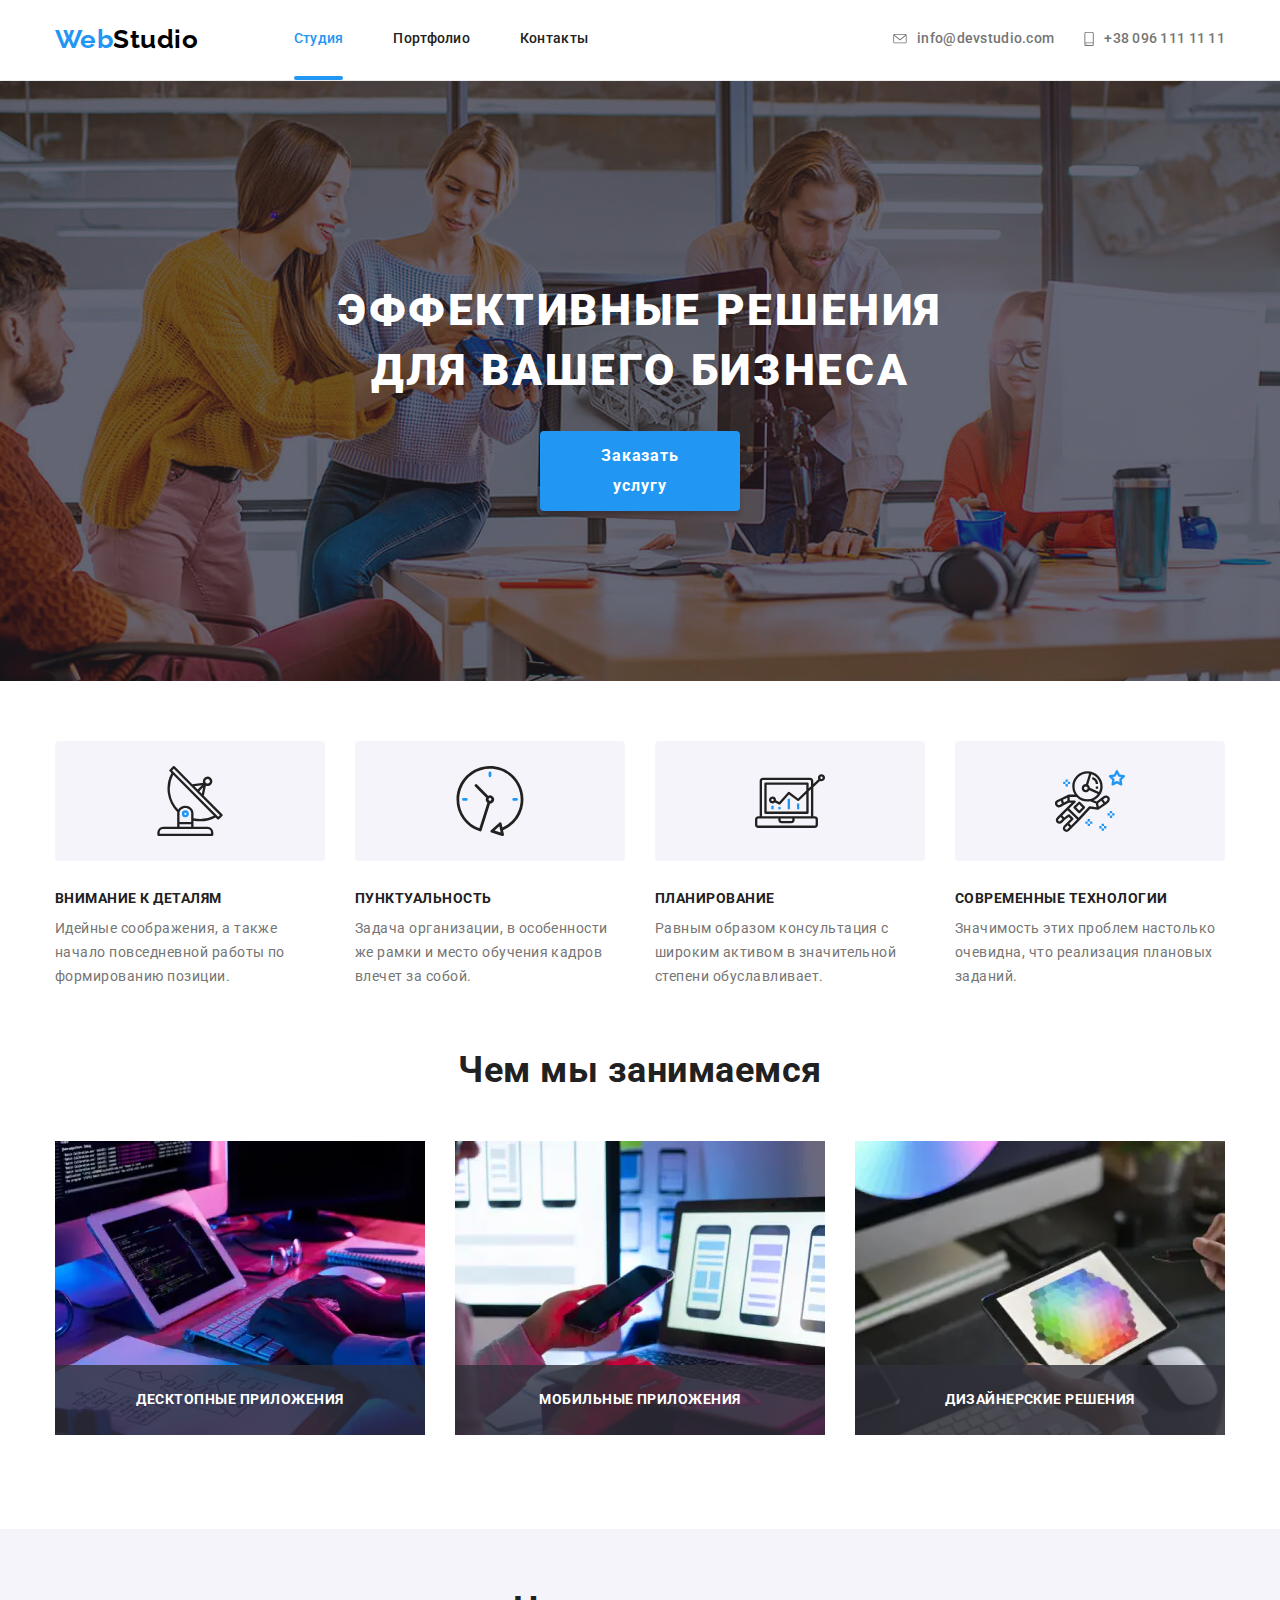
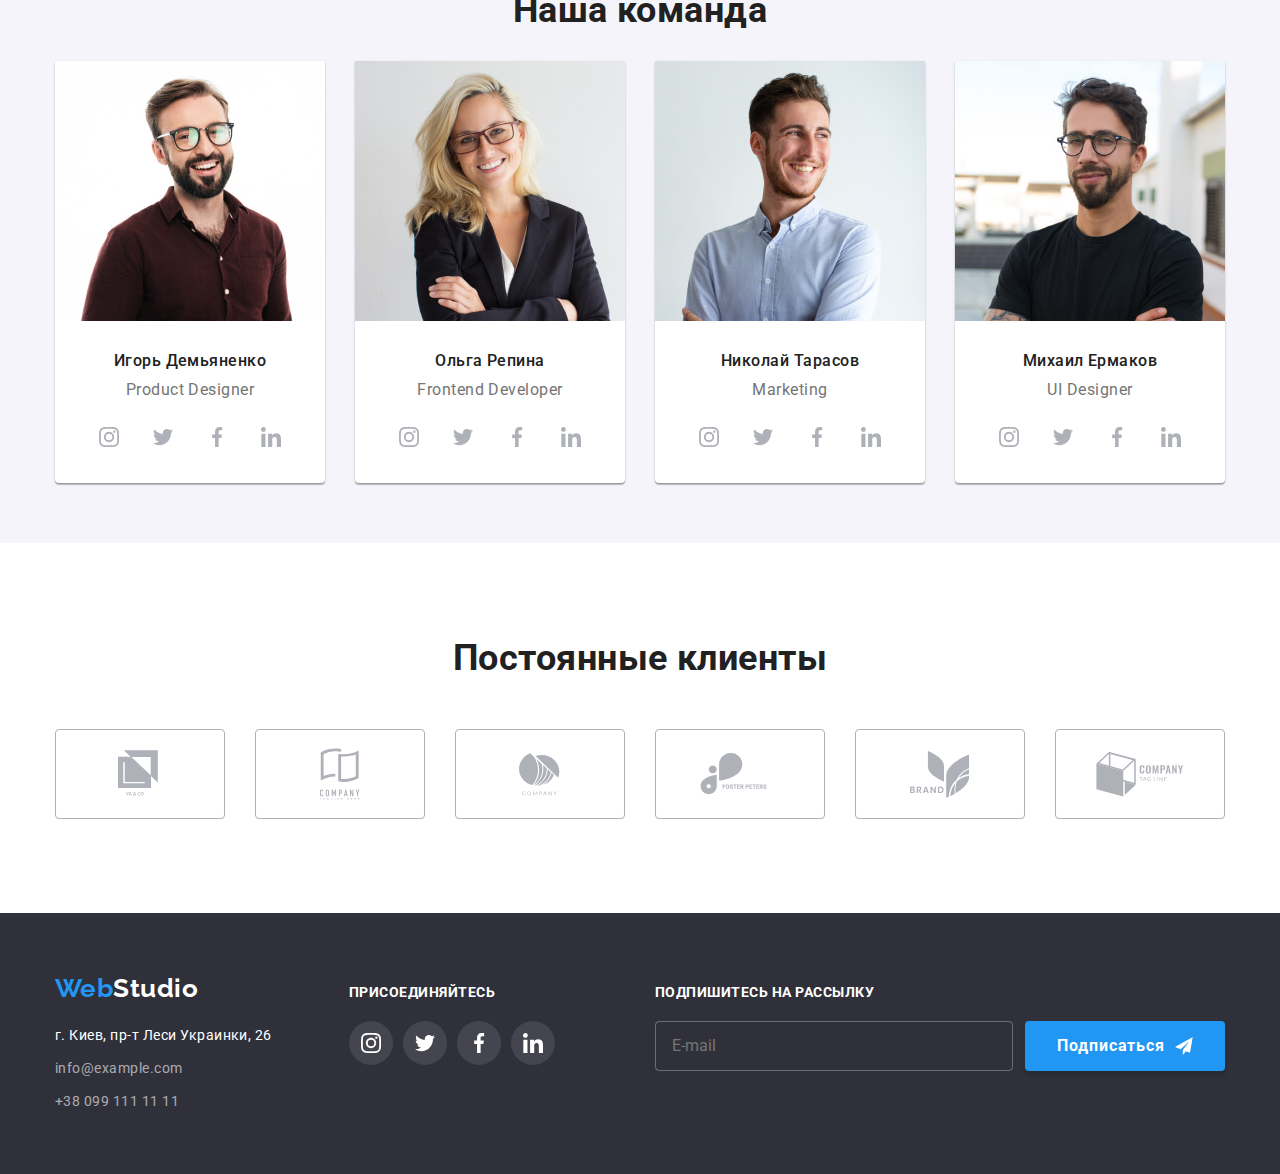
<file: index.html>
<!DOCTYPE html>
<html lang="ru">
  <head>
    <meta charset="UTF-8" />
    <meta name="viewport" content="width=device-width, initial-scale=1.0" />
    <title>Web Studio</title>
    <link
      href="https://fonts.googleapis.com/css2?family=Raleway:wght@700&family=Roboto:wght@400;500;700;900&display=swap"
      rel="stylesheet"
    />
    <link rel="stylesheet" href="./css/main.min.css" />
  </head>
  <body>
    <header class="header">
      <div class="container">
        <a class="logo link" href="./index.html" aria-label="Логотип">
          <span class="logo-web">Web</span>Studio
        </a>
        <button type="button" class="menu-btn" aria-expanded="false" aria-controls="menu-wrapper" data-menu-button>
          <svg width="40" height="40" aria-label="Переключатель мобильного меню">
            <use class="icon-close" href="./images/sprite.svg#icon-close"></use>
            <use class="icon-menu" href="./images/sprite.svg#icon-menu"></use>
          </svg>
        </button>
        <div class="menu-wrapper" id="menu-wrapper" data-menu>
          <nav class="navigation">
            <ul class="site-nav list">
              <li class="item">
                <a class="link current" href="./index.html">Студия</a>
              </li>
              <li class="item">
                <a class="link" href="./portfolio.html">Портфолио</a>
              </li>
              <li class="item">
                <a class="link" href="#contacts">Контакты</a>
              </li>
            </ul>
          </nav>
          <address class="address">
            <ul class="address-nav list">
              <li class="item">
                <a class="link" href="mailto:info@devstudio.com">
                  <svg class="address-nav-icon" width="14" height="10">
                    <use href="./images/sprite.svg#envelope"></use>
                  </svg>
                  info@devstudio.com
                </a>
              </li>
              <li class="item">
                <a class="link" href="tel:+380961111111">
                  <svg class="address-nav-icon" width="10" height="14">
                    <use href="./images/sprite.svg#smartphone"></use>
                  </svg>
                  +38 096 111 11 11
                </a>
              </li>
            </ul>
          </address>
        </div>
      </div>
    </header>
    
    
    <main>
      
      <!-- HERO секция -->
      
      <section class="hero">
        <h1 class="hero-title">Эффективные решения для вашего бизнеса</h1>
        <button class="button" type="button" data-modal-open>
          Заказать услугу
        </button>
      </section>

      <!-- Modal Window -->

      <div class="backdrop is-hidden" data-modal>
        <div class="modal">
          <button class="close-button" type="button" data-modal-close>
            <svg class="close-btn" width="30" height="30">
              <use href="./images/sprite.svg#close-btn"></use>
            </svg>
          </button>
          <h2 class="modal-title">Оставьте свои данные, мы вам перезвоним</h2>
          <form action="" class="modal-form">
            <div class="form-field">
              <input
                class="form-input"
                type="text"
                name="user-name"
                id="name"
                placeholder=" "
                required
              />
              <svg class="input-icon" width="18" height="18">
                <use href="./images/sprite.svg#person"></use>
              </svg>
              <label class="form-label" for="name">Имя</label>
            </div>
            <div class="form-field">
              <input
                class="form-input"
                type="tel"
                name="user-telephone"
                id="tel"
                placeholder=" "
                required
              />
              <svg class="input-icon" width="18" height="18">
                <use href="./images/sprite.svg#phone"></use>
              </svg>
              <label class="form-label" for="tel">Телефон</label>
            </div>
            <div class="form-field">
              <input
                class="form-input"
                type="email"
                name="user-email"
                id="email"
                placeholder=" "
                required
              />
              <svg class="input-icon" width="18" height="18">
                <use href="./images/sprite.svg#email"></use>
              </svg>
              <label class="form-label" for="email">Почта</label>
            </div>
            <div class="textarea-field">
              <textarea
                class="form-textarea"
                name="comment"
                id="comment"
                placeholder=" "
              ></textarea>
              <label class="textarea-label" for="comment">Комментарии</label>
            </div>
            <div class="policy-field">
              <label for="policy" class="policy">
                <input
                  class="checkbox"
                  type="checkbox"
                  id="policy"
                  value="accept"
                  required
                />
                <span class="check-icon"></span>
                Соглашаюсь с рассылкой и принимаю
                <a class="policy-link" href="">Условия договора</a>
              </label>
            </div>
            <button class="button" type="submit">Отправить</button>
          </form>
        </div>
      </div>

      <!-- секция О нас -->
      <section class="about-us">
        <div class="container">
          <h2 class="visually-hidden">О нас</h2>
          <ul class="about-us-list list">
            <li class="item">
              <div class="about-us-img">
                <svg class="about-us-svg">
                  <use href="./images/sprite.svg#antenna"></use>
                </svg>
              </div>
              <h3 class="subtitle">Внимание к деталям</h3>
              <p class="description">
                Идейные соображения, а также начало повседневной работы по
                формированию позиции.
              </p>
            </li>
            <li class="item">
              <div class="about-us-img">
                <svg class="about-us-svg">
                  <use href="./images/sprite.svg#clock"></use>
                </svg>
              </div>
              <h3 class="subtitle">Пунктуальность</h3>
              <p class="description">
                Задача организации, в особенности же рамки и место обучения
                кадров влечет за собой.
              </p>
            </li>
            <li class="item">
              <div class="about-us-img">
                <svg class="about-us-svg">
                  <use href="./images/sprite.svg#diagram"></use>
                </svg>
              </div>
              <h3 class="subtitle">Планирование</h3>
              <p class="description">
                Равным образом консультация с широким активом в значительной
                степени обуславливает.
              </p>
            </li>
            <li class="item">
              <div class="about-us-img">
                <svg class="about-us-svg">
                  <use href="./images/sprite.svg#astronaut"></use>
                </svg>
              </div>
              <h3 class="subtitle">Современные технологии</h3>
              <p class="description">
                Значимость этих проблем настолько очевидна, что реализация
                плановых заданий.
              </p>
            </li>
          </ul>
        </div>
      </section>




      <!-- секция Чем мы занимаемся -->
      
      <section class="what-we-do">
        <div class="container">
          <h2 class="title">Чем мы занимаемся</h2>
          <ul class="what-we-do-list list">
            <li class="item">
              <picture>
                <source srcset="./images/main/desktop-img.webp 1x, ./images/main/desktop-img@2x.webp 2x" type="image/webp">
                <source srcset="./images/main/desktop-img.jpg 1x, ./images/main/desktop-img@2x.jpg 2x" type="image/jpg">
                <img src="./images/main/desktop-img.jpg" alt="изображение компьютера">
              </picture>
              <p class="description">Десктопные приложения</p>
            </li>
            <li class="item">
              <picture>
                <source srcset="./images/main/smartphone-img.webp 1x, ./images/main/smartphone-img@2x.webp 2x" type="image/webp">
                <source srcset="./images/main/smartphone-img.jpg 1x, ./images/main/smartphone-img@2x.jpg 2x" type="image/jpg">
                <img src="./images/main/smartphone-img.jpg" alt="изображение смартфона">
              </picture>
              <p class="description">Мобильные приложения</p>
            </li>
            <li class="item">
              <picture>
                <source srcset="./images/main/tablet-img.webp 1x, ./images/main/tablet-img@2x.webp 2x" type="image/webp">
                <source srcset="./images/main/tablet-img.jpg 1x, ./images/main/tablet-img@2x.jpg 2x" type="image/jpg">
                <img src="./images/main/tablet-img.jpg" alt="изображение компьютера">
              </picture>
              <p class="description">Дизайнерские решения</p>
            </li>
          </ul>
        </div>
      </section>



      <!-- секция Наша команда -->


      <section class="team">
        <div class="container">
          <h2 class="title">Наша команда</h2>
          <ul class="team-list list">
            <li class="item">
              <picture>
                  <source srcset="./images/team/IhorDem-mob.jpg 1x, ./images/team/IhorDem-mob@2x.jpg 2x" media="(max-width: 767px)">
                  <source srcset="./images/team/IhorDem-desk.jpg 1x, ./images/team/IhorDem-desk@2x.jpg 2x" media="(min-width: 1200px)">
                  <source srcset="./images/team/IhorDem-tab.jpg 1x, ./images/team/IhorDem-tab@2x.jpg 2x" media="(min-width: 768px)">
              
                  <img class="team-photo" src="./images/team/IhorDem-mob.jpg" alt="Фото Игоря Демьяненко">
              </picture>
              <h3 class="subtitle">Игорь Демьяненко</h3>
              <p class="description" lang="en">Product Designer</p>
              <ul class="social-links-list list">
                <li class="social-links-list-item">
                  <a
                    class="social-links-link"
                    href=""
                    aria-label="иконка инстаграма"
                  >
                    <svg class="social-links-icon">
                      <use href="./images/sprite.svg#instagram"></use>
                    </svg>
                  </a>
                </li>
                <li class="social-links-list-item">
                  <a
                    class="social-links-link"
                    href=""
                    aria-label="иконка твиттера"
                  >
                    <svg class="social-links-icon">
                      <use href="./images/sprite.svg#twitter"></use>
                    </svg>
                  </a>
                </li>
                <li class="social-links-list-item">
                  <a
                    class="social-links-link"
                    href=""
                    aria-label="иконка фейсбука"
                  >
                    <svg class="social-links-icon">
                      <use href="./images/sprite.svg#facebook"></use>
                    </svg>
                  </a>
                </li>
                <li class="social-links-list-item">
                  <a
                    class="social-links-link"
                    href=""
                    aria-label="иконка линкедина"
                  >
                    <svg class="social-links-icon">
                      <use href="./images/sprite.svg#linkedin"></use>
                    </svg>
                  </a>
                </li>
              </ul>
            </li>
            <li class="item">
              <picture>
                <source srcset="./images/team/OlRep-mob.jpg 1x, ./images/team/OlRep-mob@2x.jpg 2x" media="(max-width: 767px)">
                <source srcset="./images/team/OlRep-desk.jpg 1x, ./images/team/OlRep-desk@2x.jpg 2x" media="(min-width: 1200px)">
                <source srcset="./images/team/OlRep-tab.jpg 1x, ./images/team/OlRep-tab@2x.jpg 2x" media="(min-width: 768px)">
            
                <img class="team-photo" src="./images/team/OlRep-mob.jpg" alt="Фото Ольги Репиной">
              </picture>
              <h3 class="subtitle">Ольга Репина</h3>
              <p class="description" lang="en">Frontend Developer</p>
              <ul class="social-links-list list">
                <li class="social-links-list-item">
                  <a
                    class="social-links-link"
                    href=""
                    aria-label="иконка инстаграма"
                  >
                    <svg class="social-links-icon">
                      <use href="./images/sprite.svg#instagram"></use>
                    </svg>
                  </a>
                </li>
                <li class="social-links-list-item">
                  <a
                    class="social-links-link"
                    href=""
                    aria-label="иконка твиттера"
                  >
                    <svg class="social-links-icon">
                      <use href="./images/sprite.svg#twitter"></use>
                    </svg>
                  </a>
                </li>
                <li class="social-links-list-item">
                  <a
                    class="social-links-link"
                    href=""
                    aria-label="иконка фейсбука"
                  >
                    <svg class="social-links-icon">
                      <use href="./images/sprite.svg#facebook"></use>
                    </svg>
                  </a>
                </li>
                <li class="social-links-list-item">
                  <a
                    class="social-links-link"
                    href=""
                    aria-label="иконка линкедина"
                  >
                    <svg class="social-links-icon">
                      <use href="./images/sprite.svg#linkedin"></use>
                    </svg>
                  </a>
                </li>
              </ul>
            </li>
            <li class="item">
              <picture>
                <source srcset="./images/team/NikTar-mob.jpg 1x, ./images/team/NikTar-mob@2x.jpg 2x" media="(max-width: 767px)">
                <source srcset="./images/team/NikTar-desk.jpg 1x, ./images/team/NikTar-desk@2x.jpg 2x" media="(min-width: 1200px)">
                <source srcset="./images/team/NikTar-tab.jpg 1x, ./images/team/NikTar-tab@2x.jpg 2x" media="(min-width: 768px)">
            
                <img class="team-photo" src="./images/team/NikTar-mob.jpg" alt="Фото Николая Тарасова">
              </picture>
              <h3 class="subtitle">Николай Тарасов</h3>
              <p class="description" lang="en">Marketing</p>
              <ul class="social-links-list list">
                <li class="social-links-list-item">
                  <a
                    class="social-links-link"
                    href=""
                    aria-label="иконка инстаграма"
                  >
                    <svg class="social-links-icon">
                      <use href="./images/sprite.svg#instagram"></use>
                    </svg>
                  </a>
                </li>
                <li class="social-links-list-item">
                  <a
                    class="social-links-link"
                    href=""
                    aria-label="иконка твиттера"
                  >
                    <svg class="social-links-icon">
                      <use href="./images/sprite.svg#twitter"></use>
                    </svg>
                  </a>
                </li>
                <li class="social-links-list-item">
                  <a
                    class="social-links-link"
                    href=""
                    aria-label="иконка фейсбука"
                  >
                    <svg class="social-links-icon">
                      <use href="./images/sprite.svg#facebook"></use>
                    </svg>
                  </a>
                </li>
                <li class="social-links-list-item">
                  <a
                    class="social-links-link"
                    href=""
                    aria-label="иконка линкедина"
                  >
                    <svg class="social-links-icon">
                      <use href="./images/sprite.svg#linkedin"></use>
                    </svg>
                  </a>
                </li>
              </ul>
            </li>
            <li class="item">
              <picture>
                <source srcset="./images/team/MihEr-mob.jpg 1x, ./images/team/MihEr-mob@2x.jpg 2x" media="(max-width: 767px)">
                <source srcset="./images/team/MihEr-desk.jpg 1x, ./images/team/MihEr-desk@2x.jpg 2x" media="(min-width: 1200px)">
                <source srcset="./images/team/MihEr-tab.jpg 1x, ./images/team/MihEr-tab@2x.jpg 2x" media="(min-width: 768px)">
            
                <img class="team-photo" src="./images/team/MihEr-mob.jpg" alt="Фото Михаила Ермакова">
              </picture>
              <h3 class="subtitle">Михаил Ермаков</h3>
              <p class="description" lang="en">UI Designer</p>
              <ul class="social-links-list list">
                <li class="social-links-list-item">
                  <a
                    class="social-links-link"
                    href=""
                    aria-label="иконка инстаграма"
                  >
                    <svg class="social-links-icon">
                      <use href="./images/sprite.svg#instagram"></use>
                    </svg>
                  </a>
                </li>
                <li class="social-links-list-item">
                  <a
                    class="social-links-link"
                    href=""
                    aria-label="иконка твиттера"
                  >
                    <svg class="social-links-icon">
                      <use href="./images/sprite.svg#twitter"></use>
                    </svg>
                  </a>
                </li>
                <li class="social-links-list-item">
                  <a
                    class="social-links-link"
                    href=""
                    aria-label="иконка фейсбука"
                  >
                    <svg class="social-links-icon">
                      <use href="./images/sprite.svg#facebook"></use>
                    </svg>
                  </a>
                </li>
                <li class="social-links-list-item">
                  <a
                    class="social-links-link"
                    href=""
                    aria-label="иконка линкедина"
                  >
                    <svg class="social-links-icon">
                      <use href="./images/sprite.svg#linkedin"></use>
                    </svg>
                  </a>
                </li>
              </ul>
            </li>
          </ul>
        </div>
      </section>



      <!-- секция Постоянные клиенты -->
      
           
      <section class="clients">
        <div class="container">
          <h2 class="title">Постоянные клиенты</h2>
          <ul class="clients-list list">
            <li class="item">
              <a class="link" href="" aria-label="логотип клиента">
                <svg width="44" height="49">
                  <use href="./images/sprite.svg#logo1"></use>
                </svg>
              </a>
            </li>
            <li class="item">
              <a class="link" href="" aria-label="логотип клиента">
                <svg width="40" height="52">
                  <use href="./images/sprite.svg#logo2"></use>
                </svg>
              </a>
            </li>
            <li class="item">
              <a class="link" href="" aria-label="логотип клиента">
                <svg width="41" height="43">
                  <use href="./images/sprite.svg#logo3"></use>
                </svg>
              </a>
            </li>
            <li class="item">
              <a class="link" href="" aria-label="логотип клиента">
                <svg width="80" height="42">
                  <use href="./images/sprite.svg#logo4"></use>
                </svg>
              </a>
            </li>
            <li class="item">
              <a class="link" href="" aria-label="логотип клиента">
                <svg width="59" height="47">
                  <use href="./images/sprite.svg#logo5"></use>
                </svg>
              </a>
            </li>
            <li class="item">
              <a class="link" href="" aria-label="логотип клиента">
                <svg width="88" height="45">
                  <use href="./images/sprite.svg#logo6"></use>
                </svg>
              </a>
            </li>
          </ul>
        </div>
      </section>
    </main> 

    <footer class="footer">
      <div class="container">
        <div class="footer-nav">
          <a class="logo link" href="./index.html" aria-label="Логотип">
            <span class="logo-web">Web</span>Studio
          </a>
          <address class="footer-address" id="contacts">
            <ul class="list">
              <li class="item">
                <a
                  class="address link"
                  href="https://goo.gl/maps/eGHptjtnP1GtuNhV8"
                  >г. Киев, пр-т Леси Украинки, 26</a
                >
              </li>
              <li class="item">
                <a class="address-nav link" href="mailto:info@example.com"
                  >info@example.com</a
                >
              </li>
              <li class="item">
                <a class="address-nav link" href="tel:+380991111111"
                  >+38 099 111 11 11</a
                >
              </li>
            </ul>
          </address>
        </div>
        <div class="join-up">
          <b class="text">Присоединяйтесь</b>
          <ul class="join-up-list list">
            <li class="item">
              <a
                class="social-links-link"
                href=""
                aria-label="иконка инстаграма"
              >
                <svg class="social-links-icon">
                  <use href="./images/sprite.svg#instagram"></use>
                </svg>
              </a>
            </li>
            <li class="item">
              <a class="social-links-link" href="" aria-label="иконка твиттера">
                <svg class="social-links-icon">
                  <use href="./images/sprite.svg#twitter"></use>
                </svg>
              </a>
            </li>
            <li class="item">
              <a class="social-links-link" href="" aria-label="иконка фейсбука">
                <svg class="social-links-icon">
                  <use href="./images/sprite.svg#facebook"></use>
                </svg>
              </a>
            </li>
            <li class="item">
              <a
                class="social-links-link"
                href=""
                aria-label="иконка линкедина"
              >
                <svg class="social-links-icon">
                  <use href="./images/sprite.svg#linkedin"></use>
                </svg>
              </a>
            </li>
          </ul>
        </div>
        <div class="subscribe">
          <b class="text">Подпишитесь на рассылку</b>
          <form class="subscribe-form" action="#">
            <input
              class="email"
              type="email"
              name="email"
              placeholder="E-mail"
            />
            <button class="button" type="submit">
              Подписаться
              <svg class="send-icon" width="24" height="24">
                <use href="./images/sprite.svg#send-icon"></use>
              </svg>
            </button>
          </form>
        </div>
      </div>
    </footer>
    <script src="./js/menu.js"></script>
    <script src="./js/modal.js"></script>
  </body>
</html>
</file>
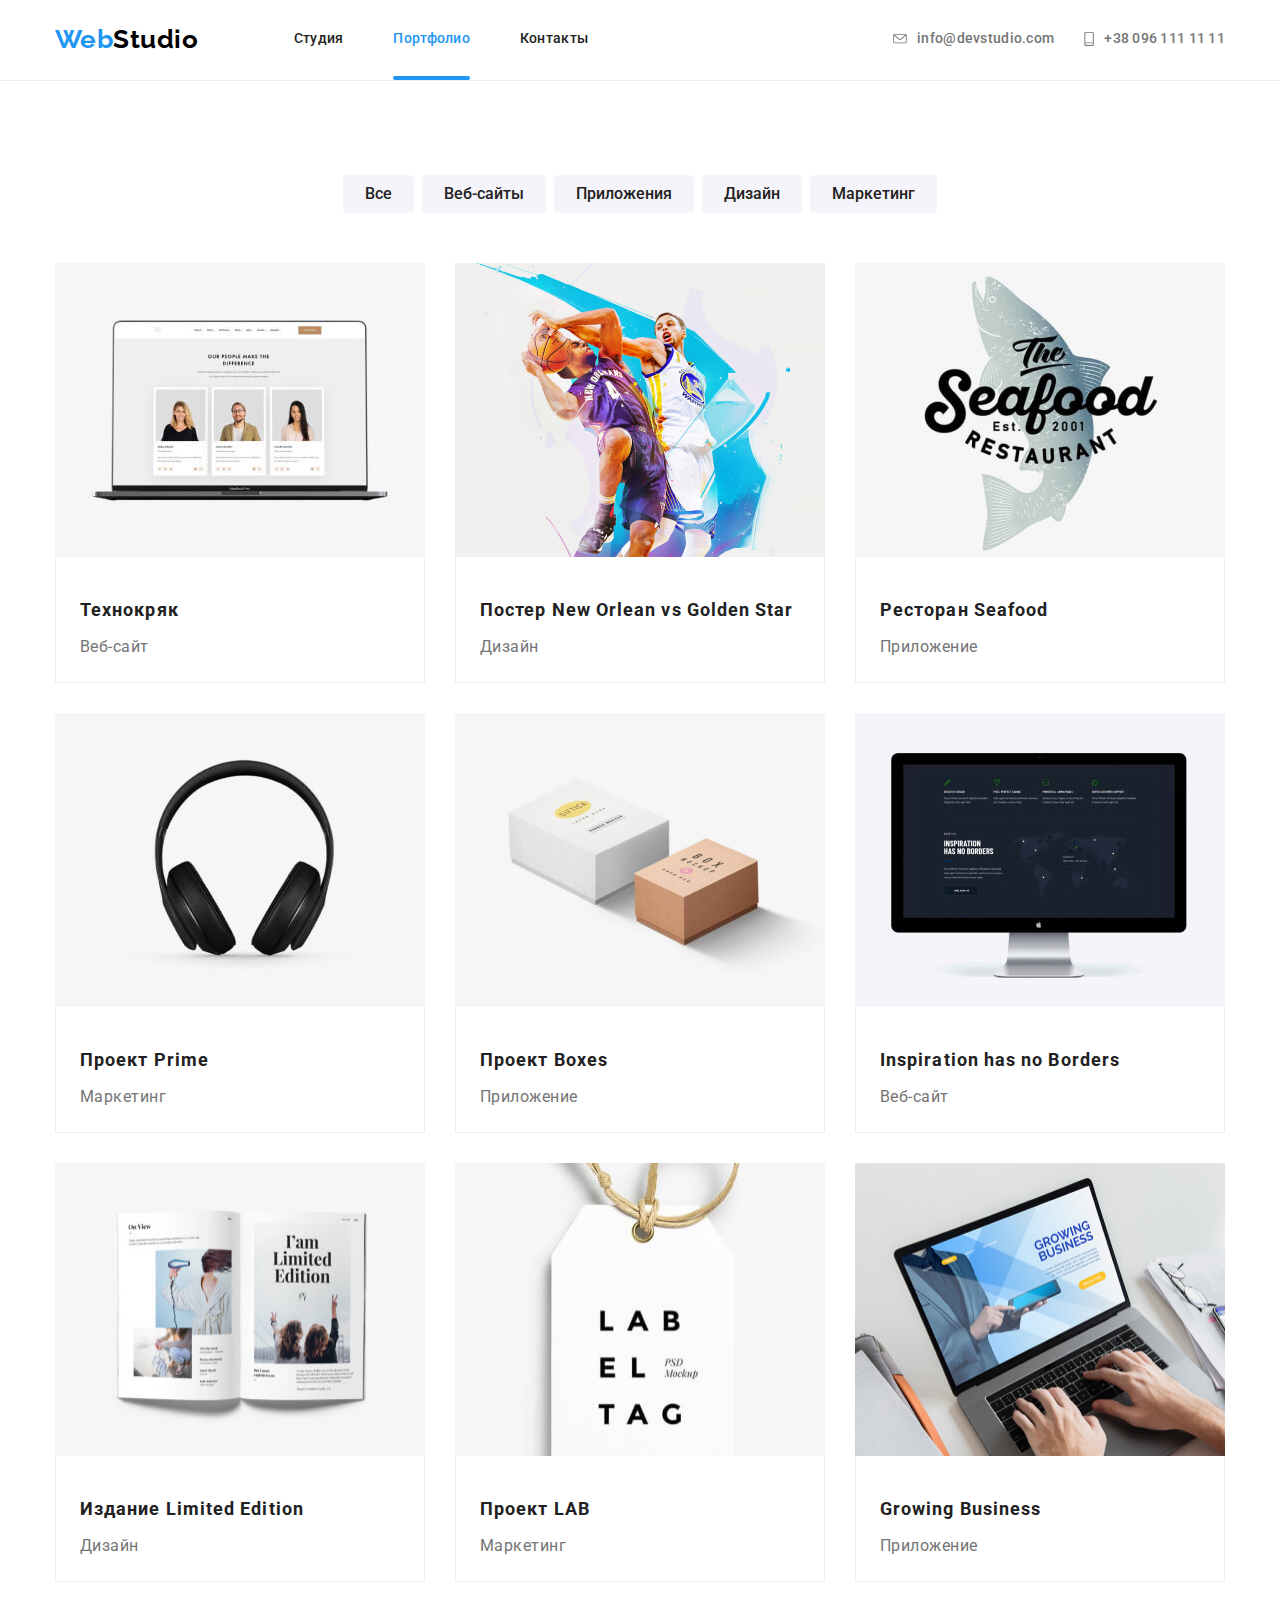
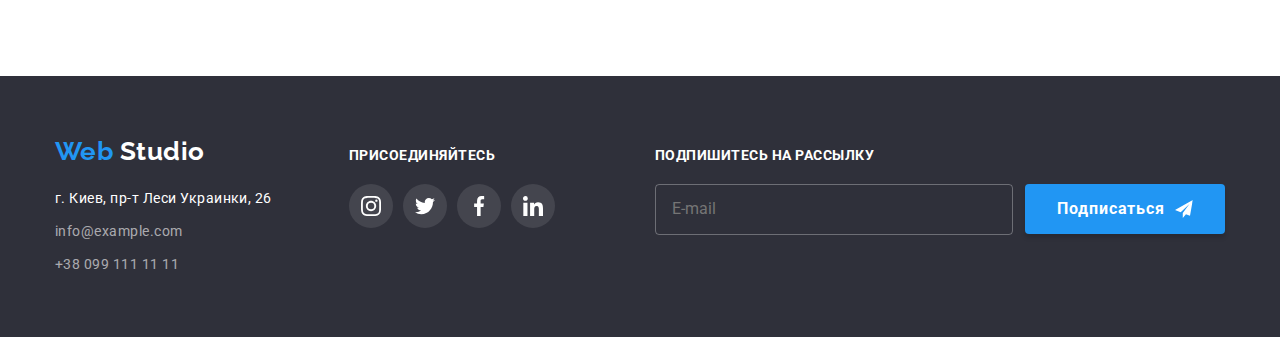
<file: portfolio.html>
<!DOCTYPE html>
<html lang="ru">
  <head>
    <meta charset="UTF-8" />
    <meta name="viewport" content="width=device-width, initial-scale=1.0" />
    <title>Web Studio</title>
    <link
      href="https://fonts.googleapis.com/css2?family=Raleway:wght@700&family=Roboto:wght@400;500;700;900&display=swap"
      rel="stylesheet"
    />
    <link rel="stylesheet" href="./css/portfolio.min.css" />
  </head>

  <body>
    
    <header class="header">
      <div class="container">
        <a class="logo link" href="./index.html" aria-label="Логотип">
          <span class="logo-web">Web</span>Studio
        </a>
        <button type="button" class="menu-btn" aria-expanded="false" aria-controls="menu-wrapper" data-menu-button>
          <svg width="40" height="40" aria-label="Переключатель мобильного меню">
            <use class="icon-close" href="./images/sprite.svg#icon-close"></use>
            <use class="icon-menu" href="./images/sprite.svg#icon-menu"></use>
          </svg>
        </button>
        <div class="menu-wrapper" id="menu-wrapper" data-menu>
          <nav class="navigation">
            <ul class="site-nav list">
              <li class="item">
                <a class="link" href="./index.html">Студия</a>
              </li>
              <li class="item">
                <a class="link current" href="./portfolio.html">Портфолио</a>
              </li>
              <li class="item">
                <a class="link" href="">Контакты</a>
              </li>
            </ul>
          </nav>
          <address class="address">
            <ul class="address-nav list">
              <li class="item">
                <a class="link" href="mailto:info@devstudio.com">
                  <svg class="address-nav-icon" width="14" height="10">
                    <use href="./images/sprite.svg#envelope"></use>
                  </svg>
                  info@devstudio.com
                </a>
              </li>
              <li class="item">
                <a class="link" href="tel:+380961111111">
                  <svg class="address-nav-icon" width="10" height="14">
                    <use href="./images/sprite.svg#smartphone"></use>
                  </svg>
                  +38 096 111 11 11
                </a>
              </li>
            </ul>
          </address>
        </div>
      </div>
    </header>

    <main>
      <section class="portfolio">
        <div class="container">
          <h1 class="visually-hidden">Портфолио</h1>
          <ul class="button-list list">
            <li class="item">
              <button type="button" class="button-portfolio">Все</button>
            </li>
            <li class="item">
              <button type="button" class="button-portfolio">Веб-сайты</button>
            </li>
            <li class="item">
              <button type="button" class="button-portfolio">Приложения</button>
            </li>
            <li class="item">
              <button type="button" class="button-portfolio">Дизайн</button>
            </li>
            <li class="item">
              <button type="button" class="button-portfolio">Маркетинг</button>
            </li>
          </ul>

          <ul class="portfolio-list list">
            <li class="item">
              <a class="link" href="">
                <div class="overlay-wrapper">
                  <picture>
                    <source srcset="./images/portfolio/technocrack-mob.jpg 1x, ./images/portfolio/technocrack-mob@2x.jpg 2x" media="(max-width: 767px)">
                    <source srcset="./images/portfolio/technocrack-desk.jpg 1x, ./images/portfolio/technocrack-desk@2x.jpg 2x" media="(min-width: 1200px)">
                    <source srcset="./images/portfolio/technocrack-tab.jpg 1x, ./images/portfolio/technocrack-tab@2x.jpg 2x" media="(min-width: 768px)">
                    <img class="portfolio-img" src="./images/portfolio/technocrack-mob.jpg" alt="изображение команды Технокряк">
                  </picture>
                  <p class="overlay">
                      Технокряк это современная площадка распространения коронавируса. Компании используют эту платформу
                      для цифрового шпионажа и атак на защищённые сервера конкурентов.
                    </p>
                </div>
                <div class="content">
                  <h2 class="title">Технокряк</h2>
                  <p class="description">Веб-сайт</p>
                </div>
              </a>
            </li>
            <li class="item">
              <a class="link" href="">
                <div class="overlay-wrapper">
                  <picture>
                    <source srcset="./images/portfolio/basketball-mob.jpg 1x, ./images/portfolio/basketball-mob@2x.jpg 2x" media="(max-width: 767px)">
                    <source srcset="./images/portfolio/basketball-desk.jpg 1x, ./images/portfolio/basketball-desk@2x.jpg 2x" media="(min-width: 1200px)">
                    <source srcset="./images/portfolio/basketball-tab.jpg 1x, ./images/portfolio/basketball-tab@2x.jpg 2x" media="(min-width: 768px)">
                    <img class="portfolio-img" src="./images/portfolio/basketball-mob.jpg" alt="изображение баскетболистов">
                  </picture>
                  <p class="overlay">
                     Технокряк это современная площадка распространения коронавируса. Компании используют эту платформу
                      для цифрового шпионажа и атак на защищённые сервера конкурентов.
                  </p>
                </div>
                <div class="content">
                  <h2 class="title">Постер New Orlean vs Golden Star</h2>
                  <p class="description">Дизайн</p>
                </div>
              </a>
            </li>
            <li class="item">
              <a class="link" href="">
                <div class="overlay-wrapper">
                  <picture>
                    <source srcset="./images/portfolio/seafood-mob.jpg 1x, ./images/portfolio/seafood-mob@2x.jpg 2x" media="(max-width: 767px)">
                    <source srcset="./images/portfolio/seafood-desk.jpg 1x, ./images/portfolio/seafood-desk@2x.jpg 2x" media="(min-width: 1200px)">
                    <source srcset="./images/portfolio/seafood-tab.jpg 1x, ./images/portfolio/seafood-tab@2x.jpg 2x" media="(min-width: 768px)">
                    <img class="portfolio-img" src="./images/portfolio/seafood-mob.jpg" alt="логотип ресторана морепродуктов">
                  </picture>
                  <p class="overlay">
                      Технокряк это современная площадка распространения коронавируса. Компании используют эту платформу
                      для цифрового шпионажа и атак на защищённые сервера конкурентов.
                    </p>
                </div>
                <div class="content">
                  <h2 class="title">Ресторан Seafood</h2>
                  <p class="description">Приложение</p>
                </div>
              </a>
            </li>
            <li class="item">
              <a class="link" href="">
                <div class="overlay-wrapper">
                  <picture>
                    <source srcset="./images/portfolio/headphones-mob.jpg 1x, ./images/portfolio/headphones-mob@2x.jpg 2x" media="(max-width: 767px)">
                    <source srcset="./images/portfolio/headphones-desk.jpg 1x, ./images/portfolio/headphones-desk@2x.jpg 2x" media="(min-width: 1200px)">
                    <source srcset="./images/portfolio/headphones-tab.jpg 1x, ./images/portfolio/headphones-tab@2x.jpg 2x" media="(min-width: 768px)">
                    <img class="portfolio-img" src="./images/portfolio/headphones-mob.jpg" alt="изображение наушников">
                  </picture>
                  <p class="overlay">
                      Технокряк это современная площадка распространения коронавируса. Компании используют эту платформу
                      для цифрового шпионажа и атак на защищённые сервера конкурентов.
                  </p>
                </div>
                <div class="content">
                  <h2 class="title">Проект Prime</h2>
                  <p class="description">Маркетинг</p>
                </div>
              </a>
            </li>
            <li class="item">
              <a class="link" href="">
                <div class="overlay-wrapper">
                  <picture>
                    <source srcset="./images/portfolio/boxes-mob.jpg 1x, ./images/portfolio/boxes-mob@2x.jpg 2x" media="(max-width: 767px)">
                    <source srcset="./images/portfolio/boxes-desk.jpg 1x, ./images/portfolio/boxes-desk@2x.jpg 2x" media="(min-width: 1200px)">
                    <source srcset="./images/portfolio/boxes-tab.jpg 1x, ./images/portfolio/boxes-tab@2x.jpg 2x" media="(min-width: 768px)">
                    <img class="portfolio-img" src="./images/portfolio/boxes-mob.jpg" alt="изображение двух коробок">
                  </picture>
                  <p class="overlay">
                      Технокряк это современная площадка распространения коронавируса. Компании используют эту платформу
                      для цифрового шпионажа и атак на защищённые сервера конкурентов.
                  </p>
                </div>
                <div class="content">
                  <h2 class="title">Проект Boxes</h2>
                  <p class="description">Приложение</p>
                </div>
              </a>
            </li>
            <li class="item">
              <a class="link" href="">
                <div class="overlay-wrapper">
                  <picture>
                    <source srcset="./images/portfolio/monitor-mob.jpg 1x, ./images/portfolio/monitor-mob@2x.jpg 2x" media="(max-width: 767px)">
                    <source srcset="./images/portfolio/monitor-desk.jpg 1x, ./images/portfolio/monitor-desk@2x.jpg 2x" media="(min-width: 1200px)">
                    <source srcset="./images/portfolio/monitor-tab.jpg 1x, ./images/portfolio/monitor-tab@2x.jpg 2x" media="(min-width: 768px)">
                    <img class="portfolio-img" src="./images/portfolio/monitor-mob.jpg" alt="изображение монитора компьютера">
                  </picture>
                  <p class="overlay">
                    Технокряк это современная площадка распространения коронавируса. Компании используют эту платформу
                    для цифрового шпионажа и атак на защищённые сервера конкурентов.
                  </p>
                </div>
                <div class="content">
                  <h2 class="title" lang="en">Inspiration has no Borders</h2>
                  <p class="description">Веб-сайт</p>
                </div>
              </a>
            </li>
            <li class="item">
              <a class="link" href="">
                <div class="overlay-wrapper">
                  <picture>
                    <source srcset="./images/portfolio/book-mob.jpg 1x, ./images/portfolio/book-mob@2x.jpg 2x" media="(max-width: 767px)">
                    <source srcset="./images/portfolio/book-desk.jpg 1x, ./images/portfolio/book-desk@2x.jpg 2x" media="(min-width: 1200px)">
                    <source srcset="./images/portfolio/book-tab.jpg 1x, ./images/portfolio/book-tab@2x.jpg 2x" media="(min-width: 768px)">
                    <img class="portfolio-img" src="./images/portfolio/book-mob.jpg" alt="изображение книги">
                  </picture>
                  <p class="overlay">
                    Технокряк это современная площадка распространения коронавируса. Компании используют эту платформу
                    для цифрового шпионажа и атак на защищённые сервера конкурентов.
                  </p>
                </div>
                <div class="content">
                  <h2 class="title">Издание Limited Edition</h2>
                  <p class="description">Дизайн</p>
                </div>
              </a>
            </li>
            <li class="item">
              <a class="link" href="">
                <div class="overlay-wrapper">
                  <picture>
                    <source srcset="./images/portfolio/label-mob.jpg 1x, ./images/portfolio/label-mob@2x.jpg 2x" media="(max-width: 767px)">
                    <source srcset="./images/portfolio/label-desk.jpg 1x, ./images/portfolio/label-desk@2x.jpg 2x" media="(min-width: 1200px)">
                    <source srcset="./images/portfolio/label-tab.jpg 1x, ./images/portfolio/label-tab@2x.jpg 2x" media="(min-width: 768px)">
                    <img class="portfolio-img" src="./images/portfolio/label-mob.jpg" alt="изображение ярлыка">
                  </picture>
                  <p class="overlay">
                    Технокряк это современная площадка распространения коронавируса. Компании используют эту платформу
                    для цифрового шпионажа и атак на защищённые сервера конкурентов.
                  </p>
                </div>
                <div class="content">
                  <h2 class="title">Проект LAB</h2>
                  <p class="description">Маркетинг</p>
                </div>
              </a>
            </li>
            <li class="item">
              <a class="link" href="">
                <div class="overlay-wrapper">
                  <picture>
                    <source srcset="./images/portfolio/laptop-mob.jpg 1x, ./images/portfolio/laptop-mob@2x.jpg 2x" media="(max-width: 767px)">
                    <source srcset="./images/portfolio/laptop-desk.jpg 1x, ./images/portfolio/laptop-desk@2x.jpg 2x" media="(min-width: 1200px)">
                    <source srcset="./images/portfolio/laptop-tab.jpg 1x, ./images/portfolio/laptop-tab@2x.jpg 2x" media="(min-width: 768px)">
                    <img class="portfolio-img" src="./images/portfolio/laptop-mob.jpg" alt="изображение ноутбука">
                  </picture>
                  <p class="overlay">
                    Технокряк это современная площадка распространения коронавируса. Компании используют эту платформу
                    для цифрового шпионажа и атак на защищённые сервера конкурентов.
                  </p>
                </div>
                <div class="content">
                  <h2 class="title" lang="en">Growing Business</h2>
                  <p class="description">Приложение</p>
                </div>
              </a>
            </li>
          </ul>
        </div>
      </section>
    </main>

    <footer class="footer">
      <div class="container">
        <div class="footer-nav">
          <a class="logo link" href="./index.html" aria-label="Логотип"> <span class="logo-web">Web </span>Studio </a>
          <address class="footer-address">
            <ul class="list">
              <li class="item">
                <a class="address link" href="https://goo.gl/maps/eGHptjtnP1GtuNhV8">г. Киев, пр-т Леси Украинки, 26</a>
              </li>
              <li class="item">
                <a class="address-nav link" href="mailto:info@example.com">info@example.com</a>
              </li>
              <li class="item">
                <a class="address-nav link" href="tel:+380991111111">+38 099 111 11 11</a>
              </li>
            </ul>
          </address>
        </div>
        <div class="join-up">
          <b class="text">Присоединяйтесь</b>
          <ul class="join-up-list list">
            <li class="item">
              <a class="social-links-link" href="" aria-label="иконка инстаграма">
                <svg class="social-links-icon">
                  <use href="./images/sprite.svg#instagram"></use>
                </svg>
              </a>
            </li>
            <li class="item">
              <a class="social-links-link" href="" aria-label="иконка твиттера">
                <svg class="social-links-icon">
                  <use href="./images/sprite.svg#twitter"></use>
                </svg>
              </a>
            </li>
            <li class="item">
              <a class="social-links-link" href="" aria-label="иконка фейсбука">
                <svg class="social-links-icon">
                  <use href="./images/sprite.svg#facebook"></use>
                </svg>
              </a>
            </li>
            <li class="item">
              <a class="social-links-link" href="" aria-label="иконка линкедина">
                <svg class="social-links-icon">
                  <use href="./images/sprite.svg#linkedin"></use>
                </svg>
              </a>
            </li>
          </ul>
        </div>
        <div class="subscribe">
          <b class="text">Подпишитесь на рассылку</b>
          <form class="subscribe-form" action="#">
            <input class="email" type="email" name="email" placeholder="E-mail" />
            <button class="button" type="submit">
              Подписаться
              <svg class="send-icon" width="24" height="24">
                <use href="./images/sprite.svg#send-icon"></use>
              </svg>
            </button>
          </form>
        </div>
      </div>
    </footer>
    <script src="./js/menu.js"></script>
    <script src="./js/modal.js"></script>
  </body>
</html>
</file>
<file: css/main.min.css>
/*! modern-normalize v0.7.0 | MIT License | https://github.com/sindresorhus/modern-normalize */*,*::before,*::after{box-sizing:border-box}:root{-moz-tab-size:4;tab-size:4}html{line-height:1.15;-webkit-text-size-adjust:100%}body{margin:0}body{font-family:system-ui,-apple-system,"Segoe UI",Roboto,Helvetica,Arial,sans-serif,"Apple Color Emoji","Segoe UI Emoji"}hr{height:0}abbr[title]{text-decoration:underline dotted}b,strong{font-weight:bolder}code,kbd,samp,pre{font-family:ui-monospace, SFMono-Regular, Consolas, 'Liberation Mono', Menlo, monospace;font-size:1em}small{font-size:80%}sub,sup{font-size:75%;line-height:0;position:relative;vertical-align:baseline}sub{bottom:-0.25em}sup{top:-0.5em}button,input,optgroup,select,textarea{font-family:inherit;font-size:100%;line-height:1.15;margin:0}button,select{text-transform:none}button,[type='button'],[type='reset'],[type='submit']{-webkit-appearance:button}button::-moz-focus-inner,[type='button']::-moz-focus-inner,[type='reset']::-moz-focus-inner,[type='submit']::-moz-focus-inner{border-style:none;padding:0}button:-moz-focusring,[type='button']:-moz-focusring,[type='reset']:-moz-focusring,[type='submit']:-moz-focusring{outline:1px dotted ButtonText}legend{padding:0}progress{vertical-align:baseline}[type='number']::-webkit-inner-spin-button,[type='number']::-webkit-outer-spin-button{height:auto}[type='search']{-webkit-appearance:textfield;outline-offset:-2px}[type='search']::-webkit-search-decoration{-webkit-appearance:none}::-webkit-file-upload-button{-webkit-appearance:button;font:inherit}summary{display:list-item}body{background-color:#fff;color:#212121;font-family:"Roboto",sans-serif;letter-spacing:0.03em}img{display:block;max-width:100%;height:auto;overflow:auto}.list{margin:0;padding:0;list-style:none}.link{text-decoration:none}.visually-hidden{position:absolute;width:1px;height:1px;margin:-1px;border:0;padding:0;white-space:nowrap;clip-path:inset(100%);clip:rect(0 0 0 0);overflow:hidden}.container{padding-left:15px;padding-right:15px;margin-left:auto;margin-right:auto}@media screen and (min-width: 480px){.container{width:480px}}@media screen and (min-width: 768px){.container{width:768px}}@media screen and (min-width: 1200px){.container{width:1200px}}.logo{display:block;color:#000000;font-family:"Raleway",sans-serif;font-weight:700;font-size:24px;line-height:1.17}@media screen and (min-width: 1200px){.logo{font-size:26px;line-height:1.19}}.logo-web{color:#2196f3}.button{width:200px;color:#fff;background-color:#2196f3;font-family:inherit;font-weight:700;font-size:16px;line-height:1.875;letter-spacing:0.058em;padding:10px 32px;box-shadow:0px 4px 4px rgba(0,0,0,0.15);border-radius:4px;border:none;transition:background-color 250ms cubic-bezier(0.4, 0, 0.2, 1);cursor:pointer}.button:hover,.button:focus{background-color:#188ce8}.backdrop{position:fixed;left:0;top:0;width:100%;height:100%;background-color:rgba(0,0,0,0.2);z-index:7;opacity:1;scale:1;transition:opacity 250ms cubic-bezier(0.4, 0, 0.2, 1);overflow-y:scroll;padding:94px 15px}.backdrop.is-hidden{opacity:0;pointer-events:none}.backdrop.is-hidden .modal{transform:translate(-50%, -50%) scale(1.1)}.modal{position:relative;background-color:#fff;box-shadow:0px 1px 3px rgba(0,0,0,0.12),0px 1px 1px rgba(0,0,0,0.14),0px 2px 1px rgba(0,0,0,0.2);border-radius:4px;padding:40px}@media screen and (min-width: 480px){.modal{position:absolute;top:50%;left:50%;transform:translate(-50%, -50%) scale(1);transition:transform 250ms cubic-bezier(0.4, 0, 0.2, 1);width:450px}}@media screen and (min-width: 1200px){.modal{width:528px}}.close-button{position:absolute;display:flex;justify-content:center;align-items:center;top:8px;right:8px;width:30px;height:30px;background:#fff;border:1px solid rgba(0,0,0,0.1);border-radius:50%;padding:0;margin:0;transition:fill 250ms cubic-bezier(0.4, 0, 0.2, 1);cursor:pointer}.close-button:hover{fill:#2196f3}.modal-title{font-weight:700;font-size:20px;line-height:1.5;text-align:center;margin:0;margin-bottom:30px}@media screen and (min-width: 1200px){.modal-title{line-height:1.15}}.modal-form .button{display:block;box-shadow:0px 4px 4px rgba(0,0,0,0.15);margin-left:auto;margin-right:auto}.form-field,.textarea-field{position:relative}.form-field{margin-bottom:28px}.textarea-field{max-height:120px;margin-bottom:20px}.policy-field{margin-bottom:30px;resize:none}.form-input,.form-textarea{width:100%;border:1px solid rgba(33,33,33,0.2);border-radius:4px;margin:0;padding:12px 42px;transition:border 250ms cubic-bezier(0.4, 0, 0.2, 1)}.form-input:focus,.form-input:not(:placeholder-shown),.form-textarea:focus,.form-textarea:not(:placeholder-shown){border:1px solid #2196f3;outline:none}.form-textarea{height:120px;padding:12px 16px;resize:none}.input-icon{position:absolute;top:50%;left:16px;transform:translateY(-50%);fill:#212121;transition:fill 250ms cubic-bezier(0.4, 0, 0.2, 1)}.form-input:focus+.input-icon,.form-input:not(:placeholder-shown)+.input-icon{fill:#2196f3}.form-label,.textarea-label{position:absolute;transition:transform 250ms cubic-bezier(0.4, 0, 0.2, 1),color 250ms cubic-bezier(0.4, 0, 0.2, 1);font-size:14px;line-height:1.14;letter-spacing:0.01em;color:#757575}.form-label{top:50%;left:42px;transform:translateY(-50%)}.textarea-label{top:12px;left:16px}.form-input:focus ~ .form-label,.form-input:not(:placeholder-shown) ~ .form-label{color:#2196f3;transform:translate(-26px, -40px);font-size:12px;line-height:1.17}.form-textarea:focus+.textarea-label,.form-textarea:not(:placeholder-shown)+.textarea-label{color:#2196f3;transform:translateY(-30px);font-size:12px;line-height:1.17}.policy{display:flex;align-items:center;justify-content:space-between}.policy,.policy-link{font-size:12px;line-height:1.17;color:#757575}@media screen and (min-width: 1200px){.policy,.policy-link{font-size:14px;line-height:1.71}}.policy-link{text-decoration-line:underline;color:#2196f3}.check-icon{display:inline-block;width:16px;height:15px;border:2px solid #212121;border-radius:4px}.checkbox:checked+.check-icon{background-color:#2196f3;border-color:#2196f3;background-image:url("../images/svg/check.svg");background-size:contain;background-origin:border-box}.checkbox{position:absolute;width:1px;height:1px;margin:-1px;border:0;padding:0;white-space:nowrap;clip-path:inset(100%);clip:rect(0 0 0 0);overflow:hidden}.social-links-list{display:flex;justify-content:center;align-items:center}.social-links-list-item:not(:last-child){margin-right:10px}.social-links-link{display:flex;justify-content:center;align-items:center;width:44px;height:44px;background-color:#fff;border-radius:50%;fill:#afb1b8;transition:background-color 250ms cubic-bezier(0.4, 0, 0.2, 1),fill 250ms cubic-bezier(0.4, 0, 0.2, 1)}.social-links-link:hover,.social-links-link:focus{background-color:#2196f3;fill:#fff}.social-links-icon{width:20px;height:20px}.header{border-bottom:1px solid #ececec}.header .container{display:flex;align-items:center;justify-content:space-between}.site-nav .link,.address-nav .link{display:inline-block;color:#212121;font-weight:500;font-size:18px;line-height:1.17;letter-spacing:0.02em;transition:color 250ms cubic-bezier(0.4, 0, 0.2, 1)}.site-nav .link:hover,.site-nav .link:focus,.address-nav .link:hover,.address-nav .link:focus{color:#2196f3}.site-nav .link.current{position:relative;color:#2196f3}.site-nav .link.current::after{content:'';display:inline-block;position:absolute;left:0;bottom:-8px;background-color:#2196f3;width:100%;height:4px;border-radius:2px}.address-nav .link{color:#757575;font-style:normal}.address-nav-icon{fill:currentColor}@media screen and (max-width: 767px){.header{position:relative;padding-top:10px;padding-bottom:10px}.menu-wrapper{display:none;position:absolute;width:100%;text-align:center;top:100%;left:0;background-color:#fff;padding-top:60px;padding-bottom:60px;box-shadow:0px 4px 8px rgba(0,0,0,0.04),0px 2px 4px rgba(0,0,0,0.08),0px 1px 3px rgba(0,0,0,0.16);z-index:50}.menu-wrapper.is-open{display:block}.icon-close{display:none}.menu-btn{font-size:0;padding:0;border:none;background-color:transparent;transition:fill 250ms cubic-bezier(0.4, 0, 0.2, 1)}.menu-btn:hover,.menu-btn:focus{fill:#2196f3}.menu-btn.is-open .icon-close{display:block}.menu-btn.is-open .icon-menu{display:none}.site-nav .item:not(:last-child){margin-bottom:40px}.navigation{margin-bottom:60px}.address-nav .item:not(:last-child){margin-bottom:16px}.address-nav-icon{margin-right:10px}}@media screen and (min-width: 768px){.menu-btn{display:none;position:absolute}.menu-wrapper{display:flex}.navigation{display:flex;align-items:center}.site-nav{display:flex}.site-nav .item:not(:last-child){margin-right:50px}.site-nav .link{display:block;font-size:14px;line-height:1.14}.site-nav .link.current::after{bottom:-33px}.address-nav .link{display:flex;align-items:center}}@media screen and (min-width: 768px) and (max-width: 1199px){.header{padding-top:21px;padding-bottom:21px}.header .logo{margin-right:88px}.navigation{margin-right:84px}.address-nav .item:not(:last-child){margin-bottom:10px}.address-nav .link{font-size:12px;line-height:1.17}.address-nav-icon{margin-right:8px}}@media screen and (min-width: 1200px){.header{padding-top:24px;padding-bottom:25px}.header .logo{margin-right:93px}.navigation{margin-right:305px}.address-nav{display:flex}.address-nav .item:not(:last-child){margin-right:30px}.address-nav .link{font-size:14px;line-height:1.14}.address-nav-icon{margin-right:10px}}.hero{text-align:center;padding:118px 60px 118px 60px;max-width:1600px;height:400px;margin-right:auto;margin-left:auto;background-size:cover;background-repeat:no-repeat;background-position:center;background-image:linear-gradient(rgba(47,48,58,0.4), rgba(47,48,58,0.4)),url("../images/hero/hero-mob.jpg");background-color:rgba(47,48,58,0.4)}@media screen and (min-device-pixel-ratio: 2), screen and (min-resolution: 192dpi), screen and (min-resolution: 2dppx){.hero{background-image:linear-gradient(rgba(47,48,58,0.4), rgba(47,48,58,0.4)),url("../images/hero/hero-mob@2x.jpg")}}@media screen and (min-width: 768px){.hero{background-image:linear-gradient(rgba(47,48,58,0.4), rgba(47,48,58,0.4)),url("../images/hero/hero-tablet.jpg")}}@media screen and (min-width: 768px) and (min-device-pixel-ratio: 2), screen and (min-width: 768px) and (min-resolution: 192dpi), screen and (min-width: 768px) and (min-resolution: 2dppx){.hero{background-image:linear-gradient(rgba(47,48,58,0.4), rgba(47,48,58,0.4)),url("../images/hero/hero-tablet@2x.jpg")}}@media screen and (min-width: 1200px){.hero{height:600px;padding-top:200px;padding-bottom:200px;background-image:linear-gradient(rgba(47,48,58,0.4), rgba(47,48,58,0.4)),url("../images/hero/hero-desktop.jpg")}}@media screen and (min-width: 1200px) and (min-device-pixel-ratio: 2), screen and (min-width: 1200px) and (min-resolution: 192dpi), screen and (min-width: 1200px) and (min-resolution: 2dppx){.hero{background-image:linear-gradient(rgba(47,48,58,0.4), rgba(47,48,58,0.4)),url("../images/hero/hero-desktop@2x.jpg")}}.hero-title{color:#fff;font-weight:900;font-size:26px;line-height:1.62;letter-spacing:0.06em;text-transform:uppercase;margin:0 auto;margin-bottom:30px}@media screen and (min-width: 480px){.hero-title{width:360px}}@media screen and (min-width: 1200px){.hero-title{font-size:44px;line-height:1.36;width:696px}}.about-us{padding-top:60px;padding-bottom:60px}.about-us .subtitle{color:#212121;font-weight:700;font-size:14px;line-height:1.14;text-transform:uppercase;margin:0;margin-bottom:10px}.about-us .description{color:#757575;font-size:14px;line-height:1.71;margin:0}@media screen and (max-width: 767px){.about-us .subtitle{text-align:center}.about-us-list .item:not(:last-child){margin-bottom:30px}}@media screen and (min-width: 768px){.about-us-list{display:flex;flex-wrap:wrap}.about-us-list .item{width:calc((100% - 30px) / 2);margin-right:30px;margin-bottom:30px}.about-us-list .item:nth-child(2n){margin-right:0}.about-us-list .item:nth-last-child(-n+2){margin-bottom:0}}@media screen and (min-width: 1200px){.about-us-list .item{width:calc((100% - 3 * 30px) / 4);margin-bottom:0}.about-us-list .item:not(:last-child){margin-right:30px}}.about-us-img{background-color:#f5f4fa;border-radius:4px;margin-bottom:30px;padding-top:25px;padding-bottom:25px;display:flex;justify-content:center;align-items:center}.about-us-svg{width:70px;height:70px}.what-we-do{display:none}@media screen and (min-width: 1200px){.what-we-do{display:block}}.title{font-weight:700;font-size:36px;line-height:1.17;text-align:center;margin:0}.what-we-do{padding-bottom:94px}.what-we-do .title{margin-bottom:50px}.what-we-do-list{display:flex}.what-we-do-list .item{position:relative;width:calc((100% - 2 * 30px) / 3)}.what-we-do-list .item:not(:last-child){margin-right:30px}.what-we-do-list .description{position:absolute;bottom:0;width:100%;height:70px;background-color:rgba(47,48,58,0.8);color:#fff;font-weight:700;font-size:14px;line-height:1.14;text-align:center;text-transform:uppercase;margin:0;padding-top:27px;padding-bottom:27px}.team{background-color:#f5f4fa;padding-top:60px;padding-bottom:60px}.team .title{margin-bottom:30px;font-size:28px;line-height:1.18}@media screen and (min-width: 1200px){.team .title{font-size:36px;line-height:1.17}}.team .subtitle,.team .description{font-weight:500;font-size:16px;line-height:1.19;text-align:center;margin:0}.team .subtitle{margin-bottom:10px}.team .description{color:#757575;font-weight:400;margin-bottom:16px}.team-photo{margin-bottom:30px}.team-list .item{background-color:#fff;padding-bottom:24px;box-shadow:0px 2px 1px rgba(0,0,0,0.2),0px 1px 1px rgba(0,0,0,0.14),0px 1px 3px rgba(0,0,0,0.12);border-radius:0px 0px 4px 4px}@media screen and (max-width: 767px){.team-list .item:not(:last-child){margin-bottom:30px}}@media screen and (min-width: 768px){.team-list{display:flex;flex-wrap:wrap}.team-list .item{width:calc((100% - 30px) / 2);margin-right:30px;margin-bottom:30px}.team-list .item:nth-child(2n){margin-right:0}.team-list .item:nth-last-child(-n+2){margin-bottom:0}}@media screen and (min-width: 1200px){.team-list .item{width:calc((100% - 3 * 30px) / 4);margin-bottom:0}.team-list .item:not(:last-child){margin-right:30px}}.clients{padding-top:60px;padding-bottom:60px}.clients .title{margin-bottom:30px;font-size:28px;line-height:1.18}@media screen and (min-width: 1200px){.clients .title{margin-bottom:50px;font-size:36px;line-height:1.17}}.clients .link{display:flex;justify-content:center;align-items:center;width:100%;height:90px;border:1px solid #afb1b8;border-radius:4px;fill:#afb1b8;transition:border-color 250ms cubic-bezier(0.4, 0, 0.2, 1),fill 250ms cubic-bezier(0.4, 0, 0.2, 1)}.clients .link:hover,.clients .link:focus{border-color:#2196f3;fill:#2196f3}.clients-list{display:flex;flex-wrap:wrap}.clients-list .item{margin-right:30px;margin-bottom:30px}@media screen and (max-width: 767px){.clients-list .item{width:calc((100% - 30px) / 2)}.clients-list .item:nth-child(2n){margin-right:0}.clients-list .item:nth-last-child(-n+2){margin-bottom:0}}@media screen and (min-width: 768px) and (max-width: 1199px){.clients-list .item{width:calc((100% - 2 * 30px) / 3)}.clients-list .item:nth-child(3n){margin-right:0}.clients-list .item:nth-last-child(-n+3){margin-bottom:0}}@media screen and (min-width: 1200px){.clients{padding-top:94px;padding-bottom:94px}.clients-list .item{width:calc((100% - 5 * 30px) / 6);margin-bottom:0}.clients-list .item:last-child{margin-right:0}}.footer{background-color:#2f303a;color:#fff}.footer .container{padding-top:60px;padding-bottom:60px}.footer .logo{color:#fff;margin-bottom:20px}.footer .email{color:#fff;background-color:transparent;border:1px solid rgba(255,255,255,0.3);border-radius:4px;padding:15px 16px}.footer .button{display:flex;align-items:center}.footer .social-links-link{background-color:rgba(255,255,255,0.1);border-radius:50%;fill:#fff;transition:background-color 250ms cubic-bezier(0.4, 0, 0.2, 1)}.footer .social-links-link:hover,.footer .social-links-link:focus{background-color:#2196f3}.footer .address,.footer .address-nav{color:#fff;font-style:normal;font-size:14px;line-height:1.71}.footer .address-nav{color:rgba(255,255,255,0.6)}.footer-address .item:not(:last-child){margin-bottom:8px}.join-up-list{display:flex;justify-content:center;align-items:center}.join-up-list .item:not(:last-child){margin-right:10px}.join-up .text,.subscribe .text{display:block;font-weight:700;font-size:14px;line-height:1.14;text-transform:uppercase;margin-bottom:20px}.send-icon{margin-left:10px}@media screen and (max-width: 1199px){.footer .container{text-align:center}.footer .button{margin-left:auto;margin-right:auto}.footer .email{width:100%;margin-bottom:30px}.footer .subscribe{max-width:450px}.footer-nav{margin-bottom:60px}.join-up{margin-bottom:60px}}@media screen and (min-width: 768px){.footer .container{display:flex}}@media screen and (min-width: 768px) and (max-width: 1199px){.footer .container{flex-wrap:wrap;padding-left:76px}.footer-nav{margin-right:165px}.subscribe{width:450px;margin-left:auto;margin-right:auto}}@media screen and (min-width: 1200px){.footer .container{align-items:baseline;justify-content:space-between}.footer .email{width:358px;margin-right:12px}.footer-nav{display:flex;flex-direction:column;justify-content:center;margin-right:70px}.join-up{margin-right:93px}.footer-address .item:not(:last-child){margin-bottom:9px}.subscribe-form{display:flex;width:100%;justify-content:space-between;align-items:center}}
/*# sourceMappingURL=main.min.css.map */
</file>
<file: css/portfolio.min.css>
/*! modern-normalize v0.7.0 | MIT License | https://github.com/sindresorhus/modern-normalize */*,*::before,*::after{box-sizing:border-box}:root{-moz-tab-size:4;tab-size:4}html{line-height:1.15;-webkit-text-size-adjust:100%}body{margin:0}body{font-family:system-ui,-apple-system,"Segoe UI",Roboto,Helvetica,Arial,sans-serif,"Apple Color Emoji","Segoe UI Emoji"}hr{height:0}abbr[title]{text-decoration:underline dotted}b,strong{font-weight:bolder}code,kbd,samp,pre{font-family:ui-monospace, SFMono-Regular, Consolas, 'Liberation Mono', Menlo, monospace;font-size:1em}small{font-size:80%}sub,sup{font-size:75%;line-height:0;position:relative;vertical-align:baseline}sub{bottom:-0.25em}sup{top:-0.5em}button,input,optgroup,select,textarea{font-family:inherit;font-size:100%;line-height:1.15;margin:0}button,select{text-transform:none}button,[type='button'],[type='reset'],[type='submit']{-webkit-appearance:button}button::-moz-focus-inner,[type='button']::-moz-focus-inner,[type='reset']::-moz-focus-inner,[type='submit']::-moz-focus-inner{border-style:none;padding:0}button:-moz-focusring,[type='button']:-moz-focusring,[type='reset']:-moz-focusring,[type='submit']:-moz-focusring{outline:1px dotted ButtonText}legend{padding:0}progress{vertical-align:baseline}[type='number']::-webkit-inner-spin-button,[type='number']::-webkit-outer-spin-button{height:auto}[type='search']{-webkit-appearance:textfield;outline-offset:-2px}[type='search']::-webkit-search-decoration{-webkit-appearance:none}::-webkit-file-upload-button{-webkit-appearance:button;font:inherit}summary{display:list-item}body{background-color:#fff;color:#212121;font-family:"Roboto",sans-serif;letter-spacing:0.03em}img{display:block;max-width:100%;height:auto;overflow:auto}.list{margin:0;padding:0;list-style:none}.link{text-decoration:none}.visually-hidden{position:absolute;width:1px;height:1px;margin:-1px;border:0;padding:0;white-space:nowrap;clip-path:inset(100%);clip:rect(0 0 0 0);overflow:hidden}.container{padding-left:15px;padding-right:15px;margin-left:auto;margin-right:auto}@media screen and (min-width: 480px){.container{width:480px}}@media screen and (min-width: 768px){.container{width:768px}}@media screen and (min-width: 1200px){.container{width:1200px}}.logo{display:block;color:#000000;font-family:"Raleway",sans-serif;font-weight:700;font-size:24px;line-height:1.17}@media screen and (min-width: 1200px){.logo{font-size:26px;line-height:1.19}}.logo-web{color:#2196f3}.button{width:200px;color:#fff;background-color:#2196f3;font-family:inherit;font-weight:700;font-size:16px;line-height:1.875;letter-spacing:0.058em;padding:10px 32px;box-shadow:0px 4px 4px rgba(0,0,0,0.15);border-radius:4px;border:none;transition:background-color 250ms cubic-bezier(0.4, 0, 0.2, 1);cursor:pointer}.button:hover,.button:focus{background-color:#188ce8}.backdrop{position:fixed;left:0;top:0;width:100%;height:100%;background-color:rgba(0,0,0,0.2);z-index:7;opacity:1;scale:1;transition:opacity 250ms cubic-bezier(0.4, 0, 0.2, 1);overflow-y:scroll;padding:94px 15px}.backdrop.is-hidden{opacity:0;pointer-events:none}.backdrop.is-hidden .modal{transform:translate(-50%, -50%) scale(1.1)}.modal{position:relative;background-color:#fff;box-shadow:0px 1px 3px rgba(0,0,0,0.12),0px 1px 1px rgba(0,0,0,0.14),0px 2px 1px rgba(0,0,0,0.2);border-radius:4px;padding:40px}@media screen and (min-width: 480px){.modal{position:absolute;top:50%;left:50%;transform:translate(-50%, -50%) scale(1);transition:transform 250ms cubic-bezier(0.4, 0, 0.2, 1);width:450px}}@media screen and (min-width: 1200px){.modal{width:528px}}.close-button{position:absolute;display:flex;justify-content:center;align-items:center;top:8px;right:8px;width:30px;height:30px;background:#fff;border:1px solid rgba(0,0,0,0.1);border-radius:50%;padding:0;margin:0;transition:fill 250ms cubic-bezier(0.4, 0, 0.2, 1);cursor:pointer}.close-button:hover{fill:#2196f3}.modal-title{font-weight:700;font-size:20px;line-height:1.5;text-align:center;margin:0;margin-bottom:30px}@media screen and (min-width: 1200px){.modal-title{line-height:1.15}}.modal-form .button{display:block;box-shadow:0px 4px 4px rgba(0,0,0,0.15);margin-left:auto;margin-right:auto}.form-field,.textarea-field{position:relative}.form-field{margin-bottom:28px}.textarea-field{max-height:120px;margin-bottom:20px}.policy-field{margin-bottom:30px;resize:none}.form-input,.form-textarea{width:100%;border:1px solid rgba(33,33,33,0.2);border-radius:4px;margin:0;padding:12px 42px;transition:border 250ms cubic-bezier(0.4, 0, 0.2, 1)}.form-input:focus,.form-input:not(:placeholder-shown),.form-textarea:focus,.form-textarea:not(:placeholder-shown){border:1px solid #2196f3;outline:none}.form-textarea{height:120px;padding:12px 16px;resize:none}.input-icon{position:absolute;top:50%;left:16px;transform:translateY(-50%);fill:#212121;transition:fill 250ms cubic-bezier(0.4, 0, 0.2, 1)}.form-input:focus+.input-icon,.form-input:not(:placeholder-shown)+.input-icon{fill:#2196f3}.form-label,.textarea-label{position:absolute;transition:transform 250ms cubic-bezier(0.4, 0, 0.2, 1),color 250ms cubic-bezier(0.4, 0, 0.2, 1);font-size:14px;line-height:1.14;letter-spacing:0.01em;color:#757575}.form-label{top:50%;left:42px;transform:translateY(-50%)}.textarea-label{top:12px;left:16px}.form-input:focus ~ .form-label,.form-input:not(:placeholder-shown) ~ .form-label{color:#2196f3;transform:translate(-26px, -40px);font-size:12px;line-height:1.17}.form-textarea:focus+.textarea-label,.form-textarea:not(:placeholder-shown)+.textarea-label{color:#2196f3;transform:translateY(-30px);font-size:12px;line-height:1.17}.policy{display:flex;align-items:center;justify-content:space-between}.policy,.policy-link{font-size:12px;line-height:1.17;color:#757575}@media screen and (min-width: 1200px){.policy,.policy-link{font-size:14px;line-height:1.71}}.policy-link{text-decoration-line:underline;color:#2196f3}.check-icon{display:inline-block;width:16px;height:15px;border:2px solid #212121;border-radius:4px}.checkbox:checked+.check-icon{background-color:#2196f3;border-color:#2196f3;background-image:url("../images/svg/check.svg");background-size:contain;background-origin:border-box}.checkbox{position:absolute;width:1px;height:1px;margin:-1px;border:0;padding:0;white-space:nowrap;clip-path:inset(100%);clip:rect(0 0 0 0);overflow:hidden}.social-links-list{display:flex;justify-content:center;align-items:center}.social-links-list-item:not(:last-child){margin-right:10px}.social-links-link{display:flex;justify-content:center;align-items:center;width:44px;height:44px;background-color:#fff;border-radius:50%;fill:#afb1b8;transition:background-color 250ms cubic-bezier(0.4, 0, 0.2, 1),fill 250ms cubic-bezier(0.4, 0, 0.2, 1)}.social-links-link:hover,.social-links-link:focus{background-color:#2196f3;fill:#fff}.social-links-icon{width:20px;height:20px}.header{border-bottom:1px solid #ececec}.header .container{display:flex;align-items:center;justify-content:space-between}.site-nav .link,.address-nav .link{display:inline-block;color:#212121;font-weight:500;font-size:18px;line-height:1.17;letter-spacing:0.02em;transition:color 250ms cubic-bezier(0.4, 0, 0.2, 1)}.site-nav .link:hover,.site-nav .link:focus,.address-nav .link:hover,.address-nav .link:focus{color:#2196f3}.site-nav .link.current{position:relative;color:#2196f3}.site-nav .link.current::after{content:'';display:inline-block;position:absolute;left:0;bottom:-8px;background-color:#2196f3;width:100%;height:4px;border-radius:2px}.address-nav .link{color:#757575;font-style:normal}.address-nav-icon{fill:currentColor}@media screen and (max-width: 767px){.header{position:relative;padding-top:10px;padding-bottom:10px}.menu-wrapper{display:none;position:absolute;width:100%;text-align:center;top:100%;left:0;background-color:#fff;padding-top:60px;padding-bottom:60px;box-shadow:0px 4px 8px rgba(0,0,0,0.04),0px 2px 4px rgba(0,0,0,0.08),0px 1px 3px rgba(0,0,0,0.16);z-index:50}.menu-wrapper.is-open{display:block}.icon-close{display:none}.menu-btn{font-size:0;padding:0;border:none;background-color:transparent;transition:fill 250ms cubic-bezier(0.4, 0, 0.2, 1)}.menu-btn:hover,.menu-btn:focus{fill:#2196f3}.menu-btn.is-open .icon-close{display:block}.menu-btn.is-open .icon-menu{display:none}.site-nav .item:not(:last-child){margin-bottom:40px}.navigation{margin-bottom:60px}.address-nav .item:not(:last-child){margin-bottom:16px}.address-nav-icon{margin-right:10px}}@media screen and (min-width: 768px){.menu-btn{display:none;position:absolute}.menu-wrapper{display:flex}.navigation{display:flex;align-items:center}.site-nav{display:flex}.site-nav .item:not(:last-child){margin-right:50px}.site-nav .link{display:block;font-size:14px;line-height:1.14}.site-nav .link.current::after{bottom:-33px}.address-nav .link{display:flex;align-items:center}}@media screen and (min-width: 768px) and (max-width: 1199px){.header{padding-top:21px;padding-bottom:21px}.header .logo{margin-right:88px}.navigation{margin-right:84px}.address-nav .item:not(:last-child){margin-bottom:10px}.address-nav .link{font-size:12px;line-height:1.17}.address-nav-icon{margin-right:8px}}@media screen and (min-width: 1200px){.header{padding-top:24px;padding-bottom:25px}.header .logo{margin-right:93px}.navigation{margin-right:305px}.address-nav{display:flex}.address-nav .item:not(:last-child){margin-right:30px}.address-nav .link{font-size:14px;line-height:1.14}.address-nav-icon{margin-right:10px}}.portfolio{padding-top:60px;padding-bottom:60px}@media screen and (min-width: 1200px){.portfolio{padding-top:94px;padding-bottom:94px}}.button-list{display:flex;flex-wrap:wrap;margin-bottom:40px}.button-list .item:not(:last-child){margin-right:8px}@media screen and (max-width: 767px){.button-list{flex-wrap:wrap}.button-list .item:nth-child(-n+3){margin-bottom:15px}}@media screen and (max-width: 767px) and (min-width: 390px){.button-list .item:nth-child(3){margin-right:0px}}@media screen and (min-width: 768px){.button-list{justify-content:center;margin-bottom:30px}}@media screen and (min-width: 1200px){.button-list{margin-bottom:50px}}.button-portfolio{background-color:#f5f4fa;color:#212121;font-weight:500;font-size:16px;line-height:1.62;text-align:center;border:none;border-radius:4px;padding-top:6px;padding-right:22px;padding-bottom:6px;padding-left:22px;transition:background-color 250ms cubic-bezier(0.4, 0, 0.2, 1),color 250ms cubic-bezier(0.4, 0, 0.2, 1),box-shadow 250ms cubic-bezier(0.4, 0, 0.2, 1);cursor:pointer}.button-portfolio:hover,.button-portfolio:focus{background-color:#2196f3;color:#fff;box-shadow:0px 3px 1px rgba(0,0,0,0.1),0px 1px 2px rgba(0,0,0,0.08),0px 2px 2px rgba(0,0,0,0.12)}.content{border-right:1px solid #eeeeee;border-bottom:1px solid #eeeeee;border-left:1px solid #eeeeee;padding-top:20px;padding-right:24px;padding-bottom:20px;padding-left:24px}.portfolio-list .title{color:#212121;font-size:18px;line-height:2;letter-spacing:0.06em;text-align:left;margin-bottom:4px}.portfolio-list .description{color:#757575;font-size:16px;line-height:1.87;letter-spacing:0.03em;margin:0}.portfolio-list .item{margin-bottom:30px}.portfolio-list .item,.portfolio-list .link{transition:box-shadow 250ms cubic-bezier(0.4, 0, 0.2, 1)}.portfolio-list .item:hover,.portfolio-list .item:focus,.portfolio-list .link:hover,.portfolio-list .link:focus{box-shadow:1px 4px 6px rgba(0,0,0,0.16),0px 4px 4px rgba(0,0,0,0.06),0px 1px 1px rgba(0,0,0,0.12);display:block;outline:none}@media screen and (max-width: 767px){.portfolio-list .item{max-width:450px}.portfolio-list .item:last-child{margin-bottom:0}}@media screen and (min-width: 768px){.portfolio-list{display:flex;flex-wrap:wrap}.portfolio-list .item{width:calc((100% - 30px) / 2);margin-right:30px}}@media screen and (min-width: 768px) and (max-width: 1199px){.portfolio-list .item:nth-child(2n){margin-right:0}.portfolio-list .item:last-child{margin-right:0;margin-bottom:0}}@media screen and (min-width: 1200px){.portfolio-list .item{width:calc((100% - 2 * 30px) / 3)}.portfolio-list .item:nth-child(3n){margin-right:0}.portfolio-list .item:nth-last-child(-n+3){margin-bottom:0}}.overlay-wrapper{position:relative;overflow:hidden}.portfolio-list .link:hover .overlay,.portfolio-list .link:focus .overlay{transform:translateY(0)}.overlay{position:absolute;top:0;left:0;width:100%;height:100%;background-color:rgba(33,150,243,0.9);padding:63px 24px;color:#fff;font-size:18px;line-height:1.56;letter-spacing:0.03em;margin:0;transform:translateY(100%);transition:transform 250ms cubic-bezier(0.4, 0, 0.2, 1)}.footer{background-color:#2f303a;color:#fff}.footer .container{padding-top:60px;padding-bottom:60px}.footer .logo{color:#fff;margin-bottom:20px}.footer .email{color:#fff;background-color:transparent;border:1px solid rgba(255,255,255,0.3);border-radius:4px;padding:15px 16px}.footer .button{display:flex;align-items:center}.footer .social-links-link{background-color:rgba(255,255,255,0.1);border-radius:50%;fill:#fff;transition:background-color 250ms cubic-bezier(0.4, 0, 0.2, 1)}.footer .social-links-link:hover,.footer .social-links-link:focus{background-color:#2196f3}.footer .address,.footer .address-nav{color:#fff;font-style:normal;font-size:14px;line-height:1.71}.footer .address-nav{color:rgba(255,255,255,0.6)}.footer-address .item:not(:last-child){margin-bottom:8px}.join-up-list{display:flex;justify-content:center;align-items:center}.join-up-list .item:not(:last-child){margin-right:10px}.join-up .text,.subscribe .text{display:block;font-weight:700;font-size:14px;line-height:1.14;text-transform:uppercase;margin-bottom:20px}.send-icon{margin-left:10px}@media screen and (max-width: 1199px){.footer .container{text-align:center}.footer .button{margin-left:auto;margin-right:auto}.footer .email{width:100%;margin-bottom:30px}.footer .subscribe{max-width:450px}.footer-nav{margin-bottom:60px}.join-up{margin-bottom:60px}}@media screen and (min-width: 768px){.footer .container{display:flex}}@media screen and (min-width: 768px) and (max-width: 1199px){.footer .container{flex-wrap:wrap;padding-left:76px}.footer-nav{margin-right:165px}.subscribe{width:450px;margin-left:auto;margin-right:auto}}@media screen and (min-width: 1200px){.footer .container{align-items:baseline;justify-content:space-between}.footer .email{width:358px;margin-right:12px}.footer-nav{display:flex;flex-direction:column;justify-content:center;margin-right:70px}.join-up{margin-right:93px}.footer-address .item:not(:last-child){margin-bottom:9px}.subscribe-form{display:flex;width:100%;justify-content:space-between;align-items:center}}
/*# sourceMappingURL=portfolio.min.css.map */
</file>
